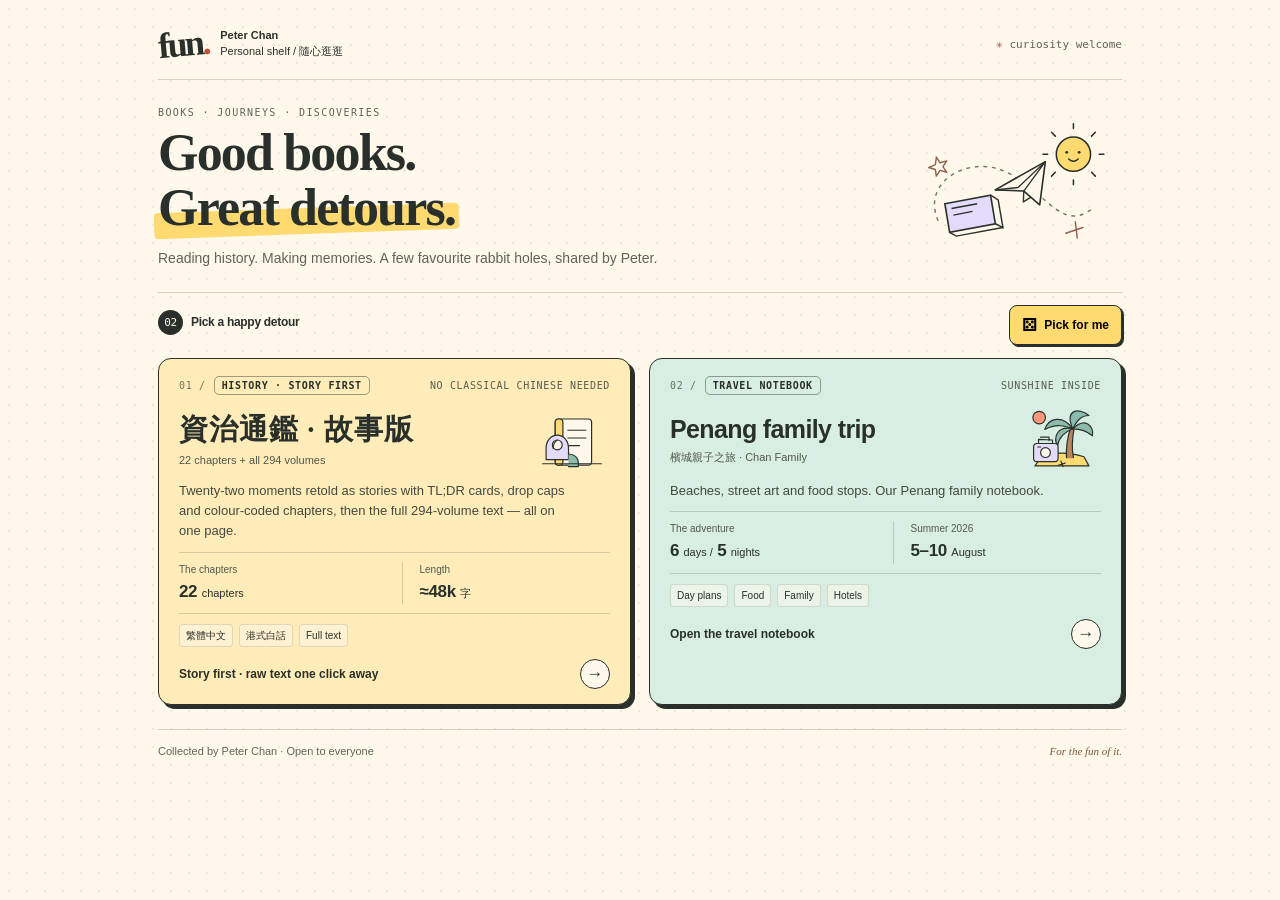
<file: index.html>
<!DOCTYPE html>
<html lang="en">
<head>
<meta charset="utf-8">
<meta name="viewport" content="width=device-width,initial-scale=1">
<meta name="robots" content="index,follow">
<meta name="description" content="Peter’s personal corner of the internet: 294 volumes of Chinese history and a six-day Penang family adventure. Pick a happy detour.">
<meta name="theme-color" content="#fff8eb">
<title>Fun · Peter’s Personal Shelf</title>
<style>
:root{--paper:#fff8eb;--ink:#29302b;--muted:#606458;--line:#d5d0bd;--purple:#e4dbfa;--mint:#d9eee2;--yellow:#ffda70;--coral:#ff9879}
*{box-sizing:border-box}
body{margin:0;color:var(--ink);background:var(--paper);background-image:radial-gradient(#b6ac943b .8px,transparent .8px);background-size:18px 18px;font-family:-apple-system,BlinkMacSystemFont,"Segoe UI",sans-serif;line-height:1.5}
button,a{-webkit-tap-highlight-color:transparent}button{font:inherit}a{color:inherit}a:focus-visible,button:focus-visible{outline:3px solid #6e459e;outline-offset:5px}
.wrap{max-width:1020px;margin:0 auto;padding:26px 28px 20px}
.brand{display:flex;align-items:center;gap:12px;padding-bottom:17px;border-bottom:1px solid var(--line)}.wordmark{font-family:Georgia,serif;font-weight:900;font-size:36px;line-height:1;letter-spacing:-.075em;transform:rotate(-5deg)}.wordmark span{color:#c05038}.owner{font-size:11px;line-height:1.45}.owner strong{display:block;font-weight:750}.brand-note{margin-left:auto;font:11px ui-monospace,SFMono-Regular,monospace;color:var(--muted)}.brand-note::before{content:"✳ ";color:#985036}
.hero{display:grid;grid-template-columns:minmax(0,1fr) 200px;gap:24px;align-items:center;padding:27px 0 23px}.eyebrow{margin:0 0 8px;font:10px ui-monospace,SFMono-Regular,monospace;text-transform:uppercase;letter-spacing:.14em;color:var(--muted)}h1{font-family:Georgia,"Times New Roman",serif;font-size:clamp(35px,5vw,52px);font-weight:800;line-height:1.05;letter-spacing:-.035em;margin:0}h1 .highlight{position:relative;display:inline-block;isolation:isolate}h1 .highlight::before{content:"";position:absolute;z-index:-1;inset:51% -4px 1px;background:var(--yellow);transform:rotate(-2deg);border-radius:4px}.intro{font-size:14px;color:var(--muted);margin:13px 0 0;max-width:560px}.hero-art{width:100%;height:137px;overflow:visible}.hero-art .sun{transform-box:fill-box;transform-origin:center;animation:sun-spin 40s linear infinite}@keyframes sun-spin{to{transform:rotate(360deg)}}
.collection-bar{display:flex;align-items:center;justify-content:space-between;gap:12px;padding:12px 0 13px;border-top:1px solid var(--line)}.collection-label{display:flex;align-items:center;gap:8px;font-size:12px;font-weight:700}.count{display:inline-grid;place-items:center;width:25px;height:25px;background:var(--ink);color:var(--paper);border-radius:50%;font:11px ui-monospace,monospace}.surprise{display:inline-flex;align-items:center;gap:7px;min-height:40px;padding:7px 12px;border:1.5px solid var(--ink);border-radius:8px;background:var(--yellow);box-shadow:2px 2px 0 var(--ink);font-size:12px;font-weight:750;cursor:pointer;transition:transform .15s,box-shadow .15s}.surprise[hidden]{display:none}.surprise:hover{transform:translate(-1px,-1px);box-shadow:3px 3px 0 var(--ink)}.surprise:active{transform:translate(2px,2px);box-shadow:none}.dice{font-size:17px;line-height:1}
.shelf{display:grid;grid-template-columns:repeat(2,minmax(0,1fr));gap:18px}.card{display:flex;flex-direction:column;min-width:0;padding:17px 20px 15px;border:1.5px solid var(--ink);border-radius:13px;background:var(--purple);box-shadow:4px 4px 0 var(--ink);text-decoration:none;transition:transform .18s,box-shadow .18s}.card.travel{background:var(--mint)}.card.story{background:#ffecb8}.card:hover{transform:translateY(-3px) rotate(-.4deg);box-shadow:5px 7px 0 var(--ink)}.card.travel:hover{transform:translateY(-3px) rotate(.4deg)}.card-top{display:flex;align-items:center;gap:8px;font:10px ui-monospace,monospace;text-transform:uppercase;letter-spacing:.065em}.card-top .number{opacity:.65}.category{border:1px solid #29302b70;padding:3px 7px;border-radius:5px;font-weight:700}.card-top .aside{margin-left:auto;color:#555b50}
.card-body{display:grid;grid-template-columns:minmax(0,1fr) 76px;gap:12px;align-items:center;margin:10px 0 6px}h2{font-size:25px;line-height:1.2;letter-spacing:-.025em;margin:0 0 5px;font-weight:800}.reading h2,.story h2{font-family:"Songti TC","Noto Serif TC",Georgia,serif;font-size:29px;letter-spacing:.035em}.subtitle{font-size:11px;color:#51564d;margin:0}.card-art{width:76px;height:70px;overflow:visible;transition:transform .2s}.card:hover .card-art{transform:rotate(5deg)}.card p.description{font-size:13px;line-height:1.55;margin:0 0 10px;color:#42493f;max-width:390px}.facts{display:grid;grid-template-columns:1fr 1fr;margin:0;border-top:1px solid #29302b30;border-bottom:1px solid #29302b30;padding:9px 0;gap:14px}.facts div+div{border-left:1px solid #29302b30;padding-left:17px}.facts dt{font-size:10px;color:#52594e;margin-bottom:2px}.facts dd{font-size:17px;letter-spacing:-.02em;font-weight:800;margin:0}.facts dd span{font-size:11px;font-weight:500;letter-spacing:0}.facts .history-range{font-size:14px;white-space:nowrap}.facts .history-range span{font-size:10px;white-space:nowrap}.tags{display:flex;gap:6px;flex-wrap:wrap;margin-top:10px}.tags span{font-size:10px;background:#fff8eb80;border:1px solid #29302b24;padding:3px 6px;border-radius:4px}.card-foot{display:flex;align-items:center;justify-content:space-between;gap:12px;padding-top:12px;font-size:12px;font-weight:750}.arrow{display:grid;place-items:center;width:30px;height:30px;background:var(--paper);border:1px solid var(--ink);border-radius:50%;font-size:17px;transition:transform .18s}.card:hover .arrow{transform:rotate(-35deg)}
footer{display:flex;justify-content:space-between;gap:10px;flex-wrap:wrap;font-size:11px;color:var(--muted);margin-top:24px;padding-top:13px;border-top:1px solid var(--line)}footer .signoff{font-family:Georgia,serif;font-style:italic;color:#765539}
@media(max-width:760px){.wrap{padding:22px 22px 18px}.hero{grid-template-columns:minmax(0,1fr) 140px;gap:15px}.hero-art{height:115px}.card{padding:17px 17px 15px}.card-body{grid-template-columns:minmax(0,1fr) 65px;gap:8px}.card-art{width:65px;height:75px}h2{font-size:22px}.reading h2,.story h2{font-size:27px}.card-top .aside{display:none}.facts{gap:8px}.facts div+div{padding-left:10px}.facts dd{font-size:16px}}
@media(max-width:560px){.wrap{padding:19px 17px 18px}.brand{padding-bottom:13px}.wordmark{font-size:33px}.brand-note{font-size:10px}.hero{position:relative;display:block;padding:23px 0 19px}.hero-art{position:absolute;width:72px;height:58px;right:2px;top:3px;transform:rotate(8deg)}.eyebrow{font-size:9px;letter-spacing:.08em;max-width:calc(100% - 75px)}h1{font-size:clamp(33px,7.8vw,43px);max-width:100%}.intro{font-size:13px;margin-top:11px}.shelf{grid-template-columns:1fr;gap:17px}.card{padding:16px 18px 14px}.card-body{grid-template-columns:minmax(0,1fr) 66px;margin:7px 0 5px}.card-art{width:66px;height:64px}.card-top .aside{display:block}.card p.description{margin-bottom:11px}.facts{padding:9px 0}.facts div+div{padding-left:14px}.tags{margin-top:9px}.card-foot{padding-top:11px}.collection-bar{padding:11px 0 13px}.collection-label{font-size:11px;gap:6px}.surprise{min-height:44px;padding:7px 10px;font-size:11px}.count{width:23px;height:23px}footer{margin-top:21px;font-size:10px;gap:5px}}
@media(max-width:360px){.brand-note,.card-top .aside{display:none}.hero-art{width:62px}.facts .history-range{font-size:13px}.history-range span{font-size:10px}}
@media(prefers-reduced-motion:reduce){.hero-art .sun{animation:none}.card,.card-art,.arrow,.surprise{transition:none}.card:hover,.card.travel:hover,.card:hover .card-art,.card:hover .arrow,.surprise:hover,.surprise:active{transform:none}}
</style>
<link rel="canonical" href="https://peteragility.github.io/fun/">
<meta property="og:type" content="website">
<meta property="og:site_name" content="Peter’s Fun">
<meta property="og:title" content="Fun · Peter’s Personal Shelf">
<meta property="og:description" content="Peter’s personal corner of the internet: 294 volumes of Chinese history and a six-day Penang family adventure. Pick a happy detour.">
<meta property="og:url" content="https://peteragility.github.io/fun/">
<meta property="og:image" content="https://peteragility.github.io/fun/assets/fun-preview.png">
<meta property="og:image:width" content="1200">
<meta property="og:image:height" content="630">
<meta property="og:image:alt" content="Fun · Peter’s Personal Shelf — Peter’s personal corner of the internet: 294 volumes of Chinese history and a six-day Penang family adventure. Pick a happy detour.">
<meta name="twitter:card" content="summary_large_image">
<meta name="twitter:title" content="Fun · Peter’s Personal Shelf">
<meta name="twitter:description" content="Peter’s personal corner of the internet: 294 volumes of Chinese history and a six-day Penang family adventure. Pick a happy detour.">
<meta name="twitter:image" content="https://peteragility.github.io/fun/assets/fun-preview.png">
</head>
<body>
<main class="wrap">
<div class="brand"><div class="wordmark" aria-label="Fun">fun<span>.</span></div><div class="owner"><strong>Peter Chan</strong><span>Personal shelf / 隨心逛逛</span></div><span class="brand-note">curiosity welcome</span></div>
<header class="hero">
<div><p class="eyebrow">Books · Journeys · Discoveries</p><h1>Good books.<br><span class="highlight">Great detours.</span></h1><p class="intro">Reading history. Making memories. A few favourite rabbit holes, shared by Peter.</p></div>
<svg class="hero-art" viewBox="0 0 210 140" fill="none" aria-hidden="true" xmlns="http://www.w3.org/2000/svg">
<path d="M17 104C-2 61 53 32 93 55c40 23 54 59 85 37" stroke="#747964" stroke-width="1.5" stroke-dasharray="4 5"/>
<g class="sun" stroke="#29302b" stroke-width="1.6"><circle cx="159" cy="34" r="18" fill="#ffda70"/><path d="M159 7V2m0 64v-5m27-27h5m-64 0h5m8-19-4-4m42 42 4 4m-42-4-4 4m42-42 4-4" stroke-linecap="round"/></g>
<path d="m24 86 48-9 5 30-48 9-5-30Z" fill="#e4dbfa" stroke="#29302b" stroke-width="1.7"/><path d="m72 77 8 5 5 29-8-4m-48 9 7 4 49-9M31 91l27-5m-25 12 20-4" stroke="#29302b" stroke-width="1.5"/>
<g transform="rotate(-13 105 69)"><path d="m77 65 58-17-16 43-13-18-29-8Z" fill="#fff8eb" stroke="#29302b" stroke-width="1.7" stroke-linejoin="round"/><path d="m106 73 29-25-34 20-24-3m29 8-3 11 9-3" stroke="#29302b" stroke-width="1.4" stroke-linejoin="round"/></g>
<path d="m151 117 18-6m-8-6 2 17M15 37l4 6 7-2-4 6 4 6-7-2-4 6-1-7-7-2 7-3 1-7Z" stroke="#93604c" stroke-width="1.5" stroke-linecap="round" stroke-linejoin="round"/>
<circle cx="152" cy="32" r="1.5" fill="#29302b"/><circle cx="165" cy="32" r="1.5" fill="#29302b"/><path d="M154 39q5 5 10 0" stroke="#29302b" stroke-width="1.5" stroke-linecap="round"/>
</svg>
</header>
<section aria-labelledby="collection-title">
<div class="collection-bar"><h2 class="collection-label" id="collection-title"><span class="count">02</span>Pick a happy detour</h2><button class="surprise" id="surprise" type="button" hidden><span class="dice" aria-hidden="true">⚄</span>Pick for me</button></div>
<div class="shelf">
<a class="card story" href="tongjian/">
<div class="card-top"><span class="number">01 /</span><span class="category">History · story first</span><span class="aside">no classical Chinese needed</span></div>
<div class="card-body"><div><h2 lang="zh-Hant">資治通鑑 · 故事版</h2><p class="subtitle">22 chapters + all 294 volumes</p></div>
<svg class="card-art" viewBox="0 0 100 100" fill="none" aria-hidden="true" xmlns="http://www.w3.org/2000/svg"><g stroke="#29302b" stroke-width="1.7" stroke-linejoin="round" stroke-linecap="round"><rect x="26" y="20" width="52" height="66" rx="5" fill="#fff8eb"/><rect x="26" y="20" width="11" height="66" rx="5" fill="#ffda70"/><path d="M44 36h26M44 47h26M44 58h17" stroke-width="1.5"/><path d="M13 62c0-11 7-19 16-19s16 8 16 19v16H13Z" fill="#e4dbfa"/><circle cx="29" cy="57" r="7" fill="#fff8eb"/><path d="M45 70c8 0 14 5 14 12v6H45" fill="#8cbbae"/><path d="M29 50c-4 3-6 7-6 12" stroke-width="1.5"/><path d="M8 84h84" stroke-width="1.5"/></g></svg></div>
<p class="description">Twenty-two moments retold as stories with TL;DR cards, drop caps and colour-coded chapters, then the full 294-volume text — all on one page.</p>
<dl class="facts"><div><dt>The chapters</dt><dd>22 <span>chapters</span></dd></div><div><dt>Length</dt><dd>≈48k <span>字</span></dd></div></dl>
<div class="tags"><span lang="zh-Hant">繁體中文</span><span lang="zh-Hant">港式白話</span><span>Full text</span></div>
<div class="card-foot"><span>Story first · raw text one click away</span><span class="arrow" aria-hidden="true">→</span></div>
</a>
<a class="card travel" href="penang-trip/">
<div class="card-top"><span class="number">02 /</span><span class="category">Travel notebook</span><span class="aside">sunshine inside</span></div>
<div class="card-body"><div><h2>Penang family trip</h2><p class="subtitle" lang="zh-Hant">檳城親子之旅 · Chan Family</p></div>
<svg class="card-art" viewBox="0 0 100 100" fill="none" aria-hidden="true" xmlns="http://www.w3.org/2000/svg"><g stroke="#29302b" stroke-width="1.7" stroke-linejoin="round"><path d="M18 75c18-8 39-8 62-1l7 13H10l8-12Z" fill="#ffda70"/><path d="M55 76c-1-16 2-32 6-44l5 1c-3 15-4 28-1 43" fill="#b9845c"/><path d="M64 34C49 13 29 19 24 35c17-9 29-5 40-1Z" fill="#8cbbae"/><path d="M64 34C51 5 74 4 87 15c-11 0-17 7-23 19Z" fill="#8cbbae"/><path d="M64 34c18-18 31-3 28 10-9-8-17-10-28-10Z" fill="#8cbbae"/><path d="M64 34C39 29 37 49 42 58c3-13 10-19 22-24Z" fill="#8cbbae"/><circle cx="16" cy="18" r="9" fill="#ff9879"/><path d="M15 58v-9l20 1v13m-17-17h12v5" stroke-linecap="round"/><rect x="8" y="55" width="35" height="26" rx="5" fill="#e4dbfa"/><circle cx="25" cy="68" r="7" fill="#fff8eb"/><path d="M14 60h4m25 26 10-3m-6-3 3 8" stroke-linecap="round"/></g></svg></div>
<p class="description">Beaches, street art and food stops. Our Penang family notebook.</p>
<dl class="facts"><div><dt>The adventure</dt><dd>6 <span>days /</span> 5 <span>nights</span></dd></div><div><dt>Summer 2026</dt><dd>5–10 <span>August</span></dd></div></dl>
<div class="tags"><span>Day plans</span><span>Food</span><span>Family</span><span>Hotels</span></div>
<div class="card-foot"><span>Open the travel notebook</span><span class="arrow" aria-hidden="true">→</span></div>
</a>
</div>
</section>
<footer><span>Collected by Peter Chan · Open to everyone</span><span class="signoff">For the fun of it.</span></footer>
</main>
<script>
'use strict';
const surprise = document.getElementById('surprise');
const detours = ['tongjian/', 'penang-trip/'];
surprise.hidden = false;
surprise.addEventListener('click', () => {
  location.assign(detours[Math.floor(Math.random() * detours.length)]);
});
</script>
</body>
</html>
</file>
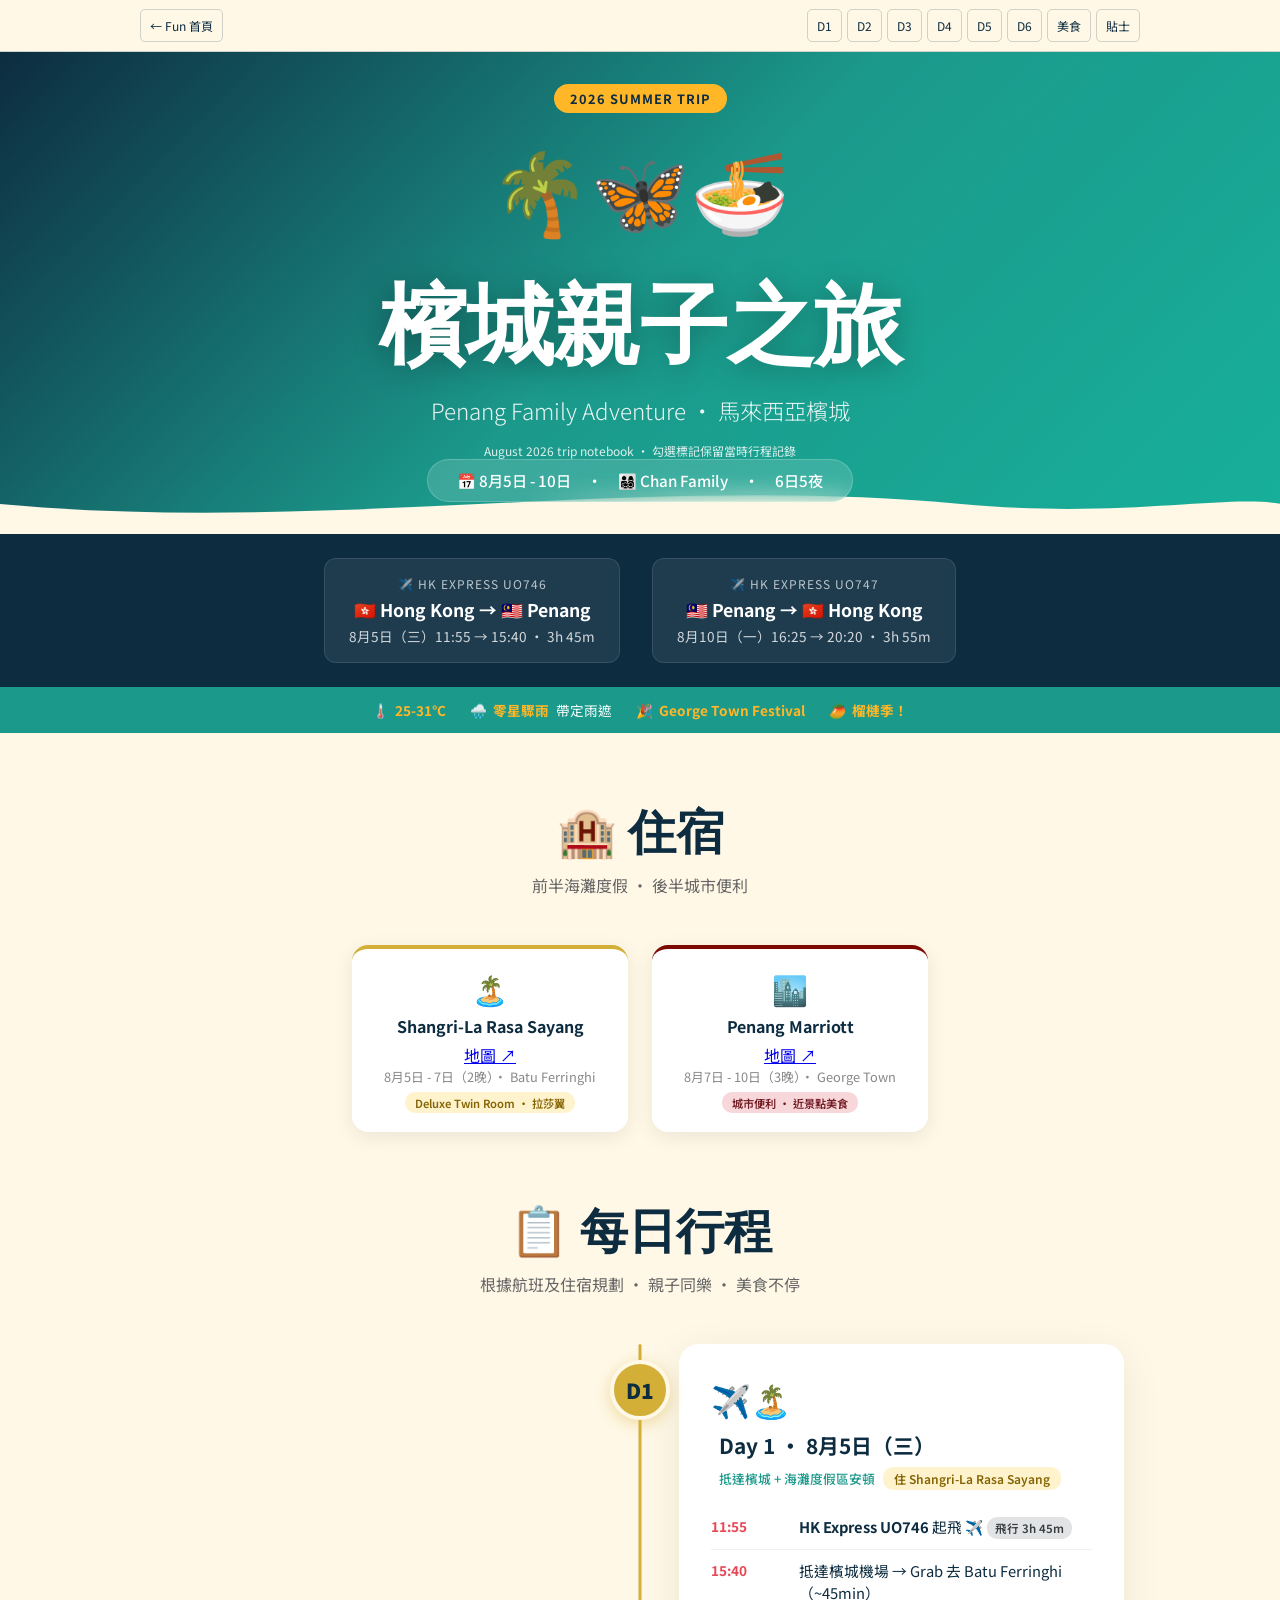
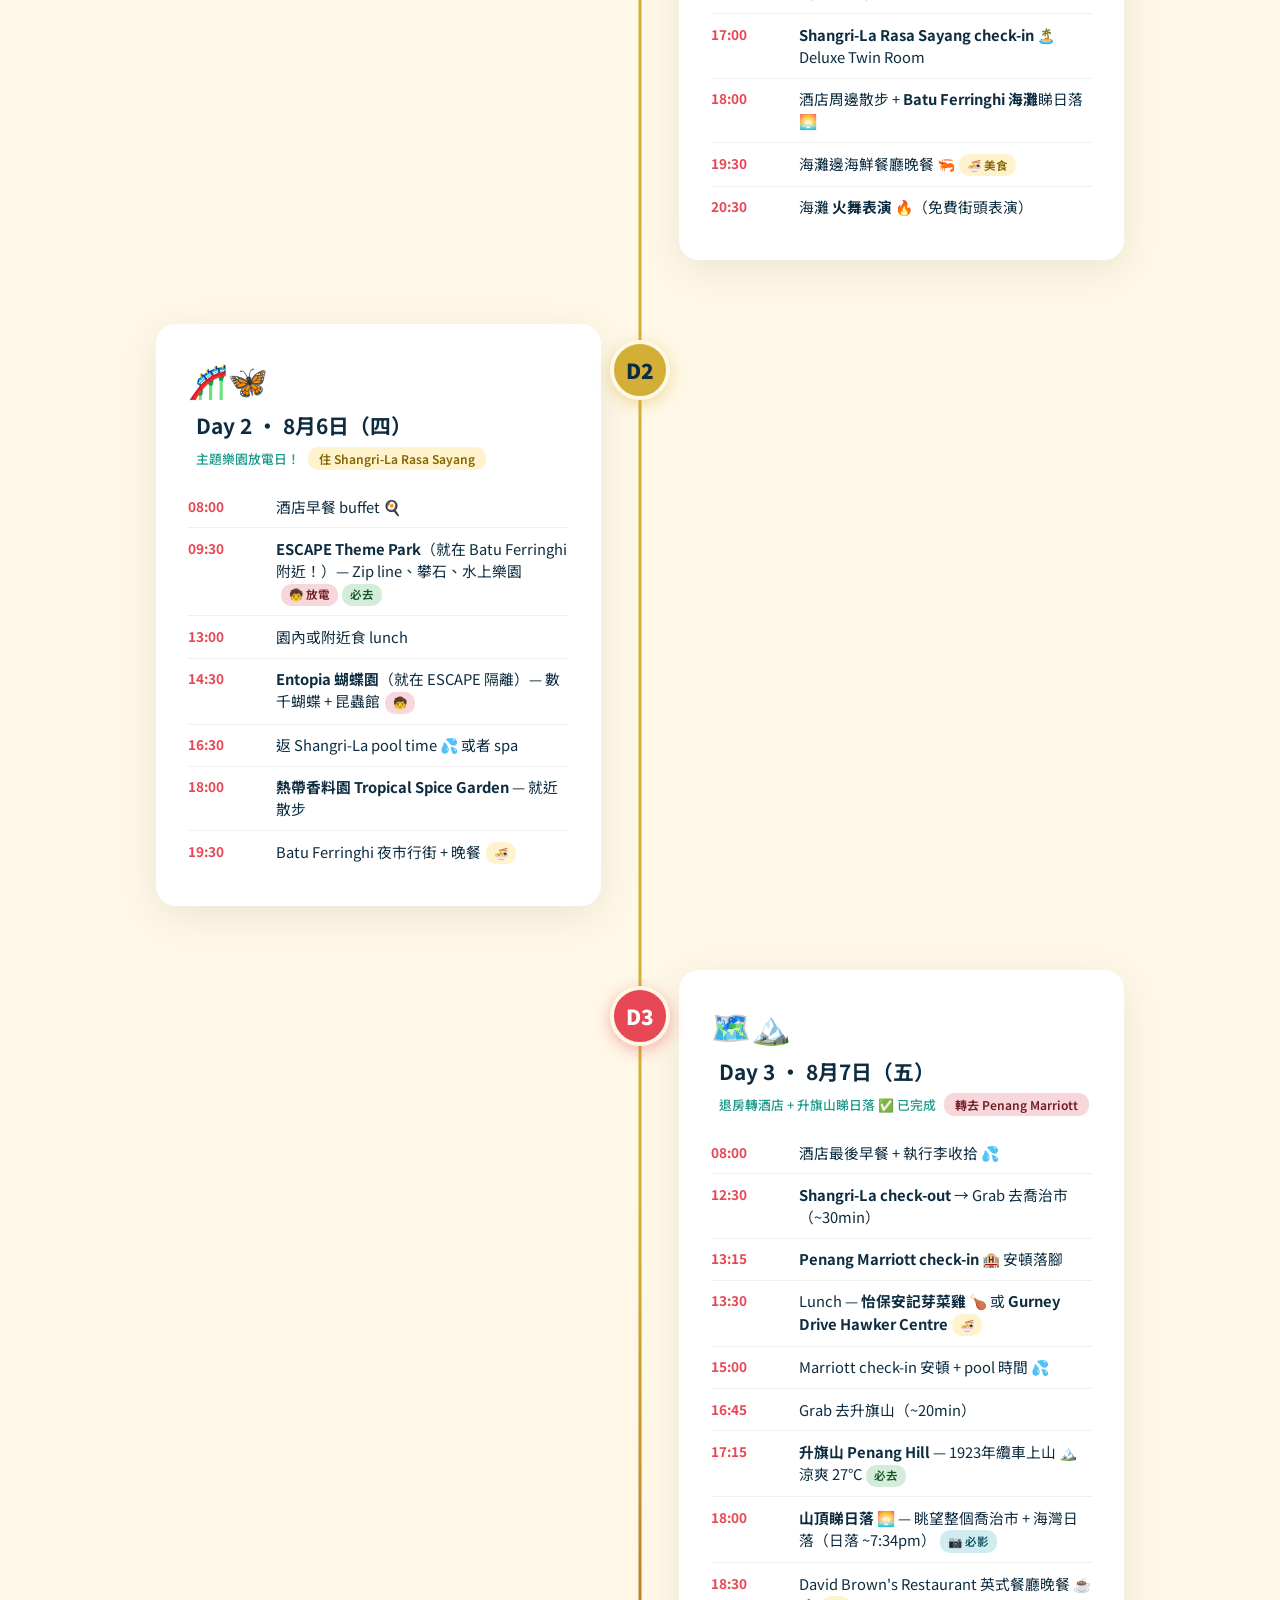
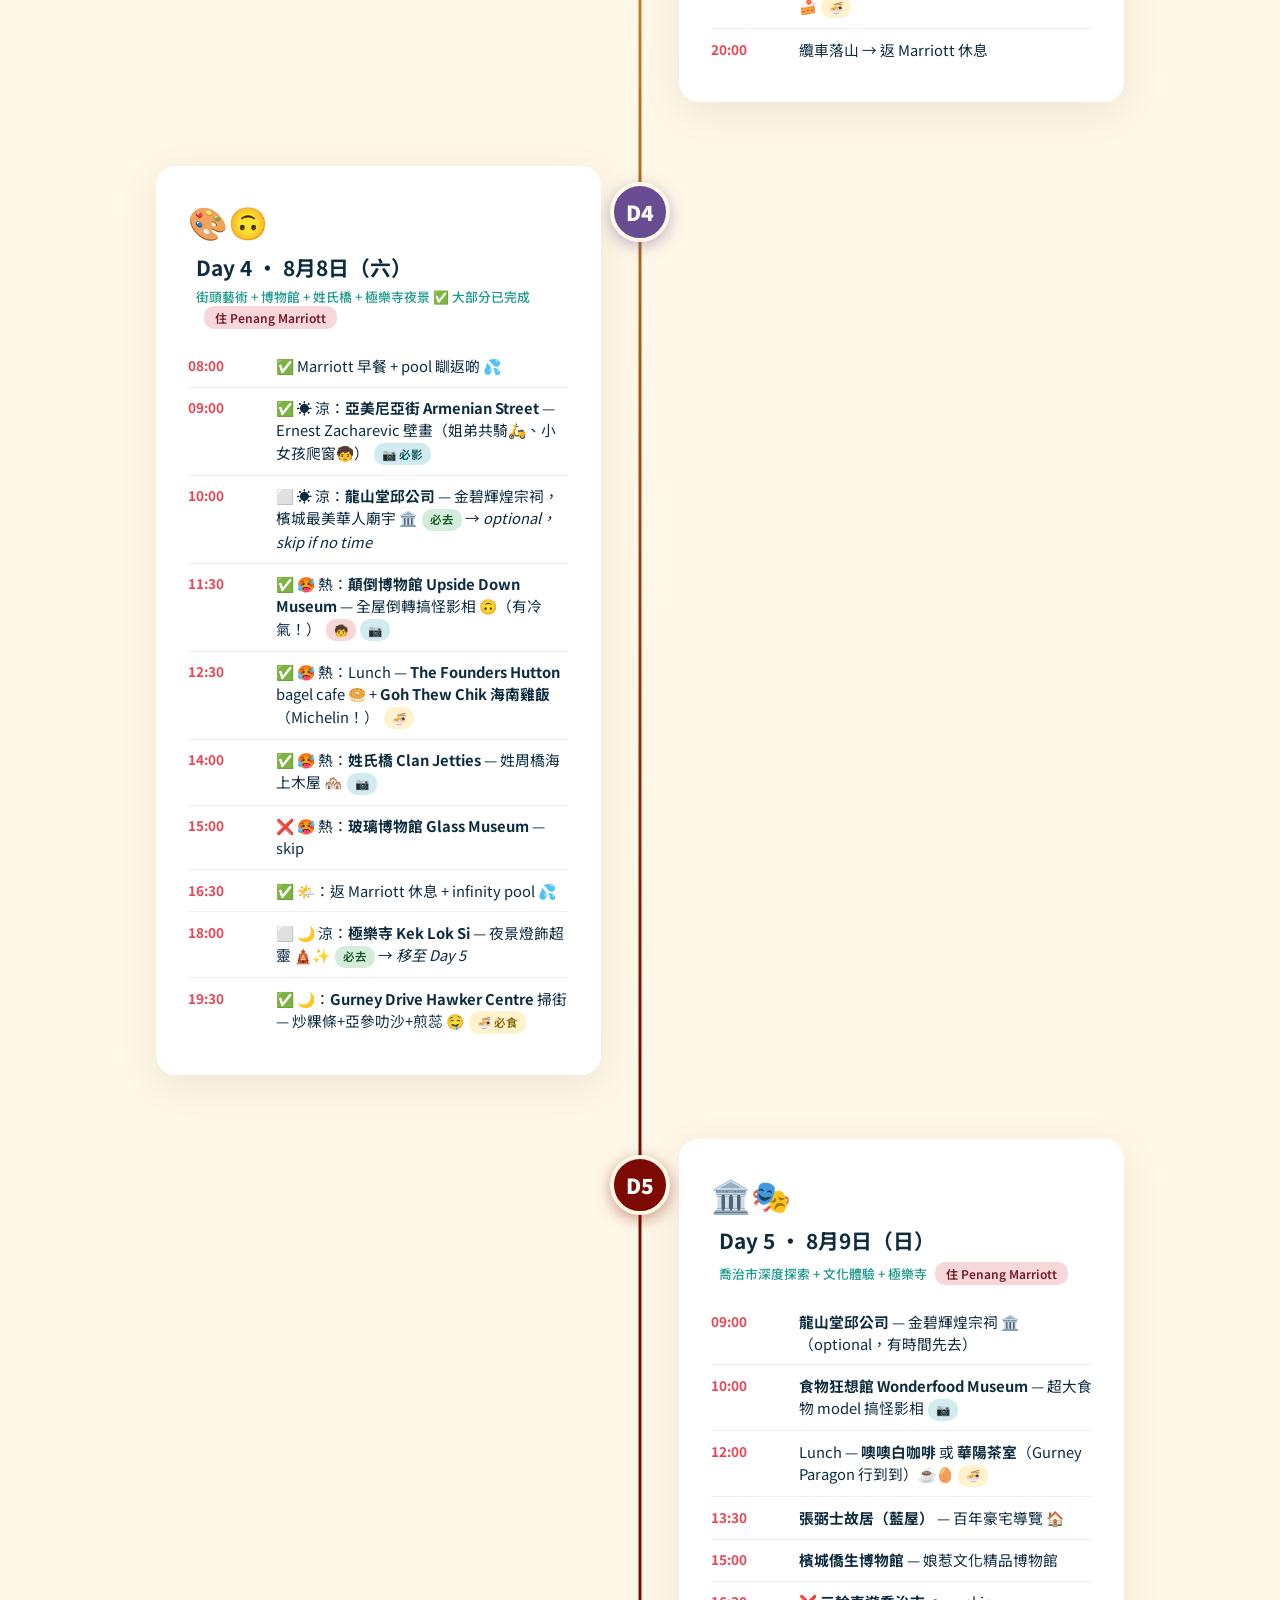
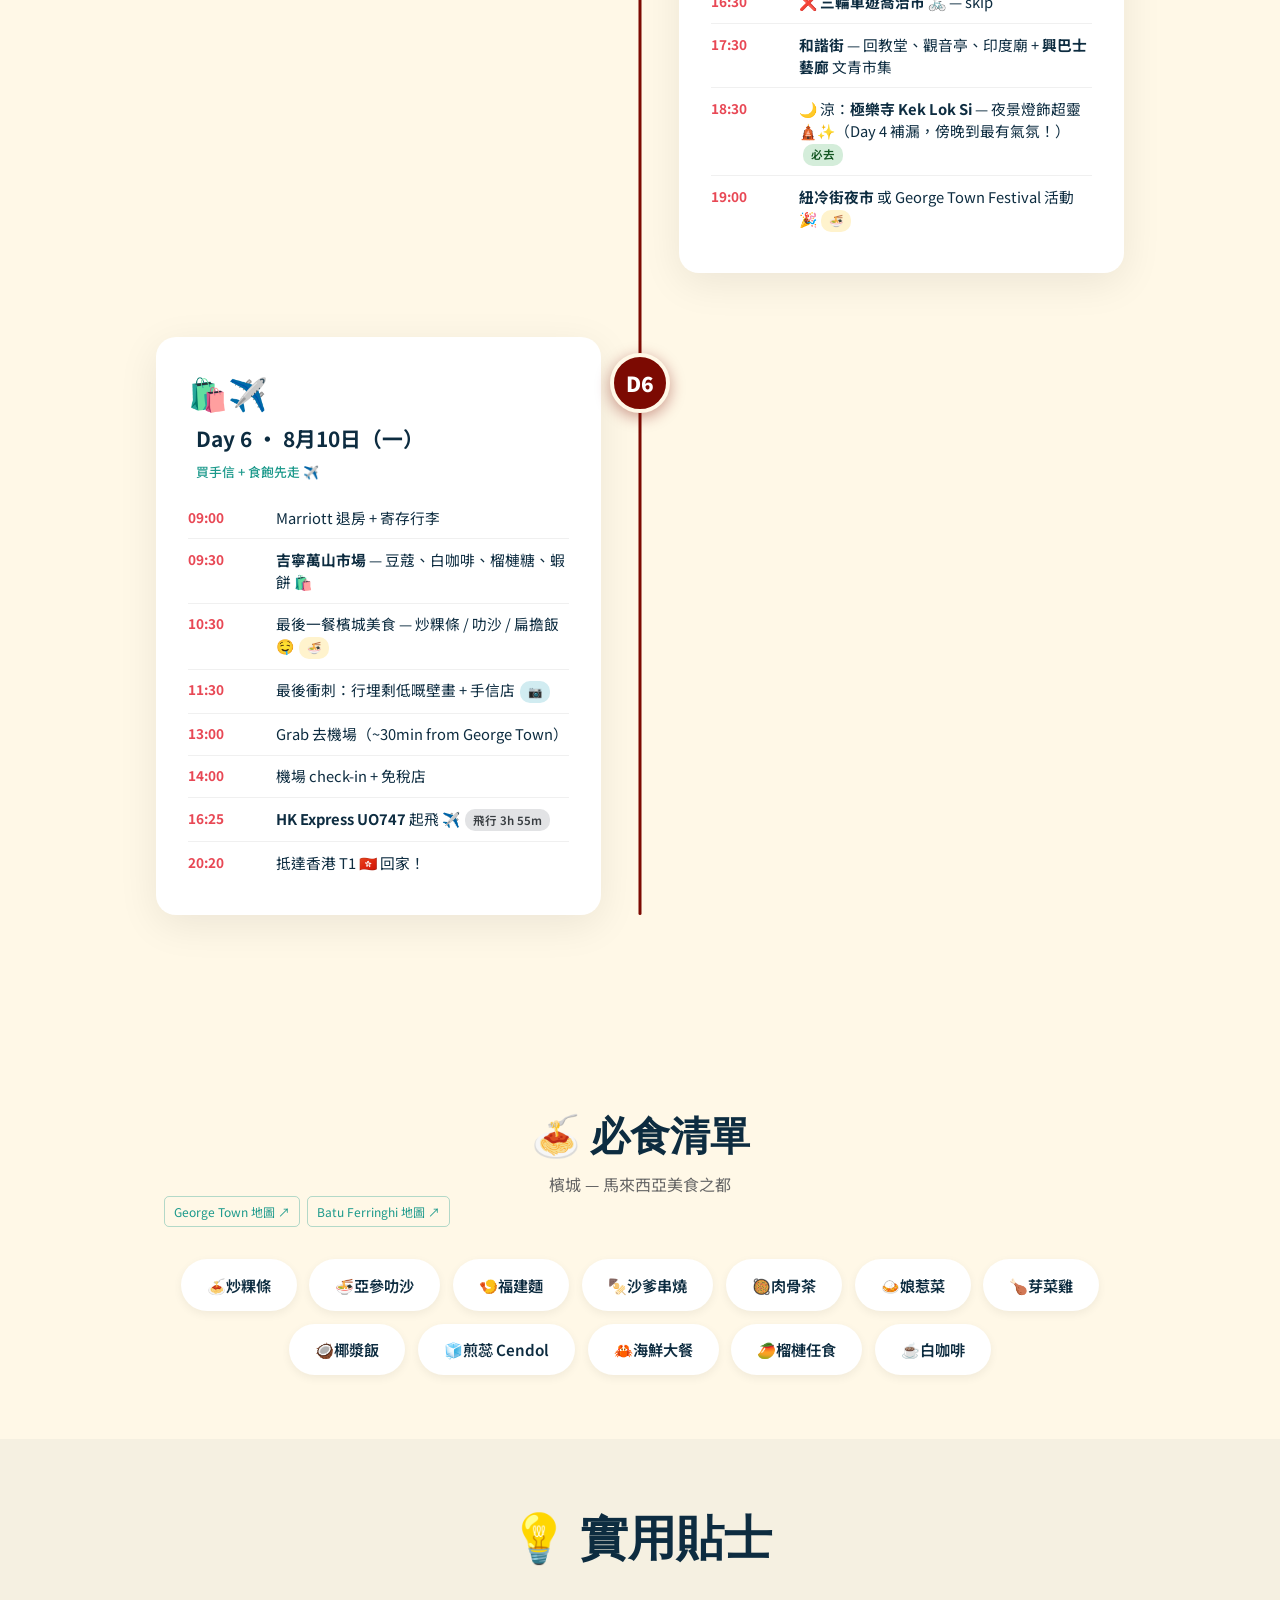
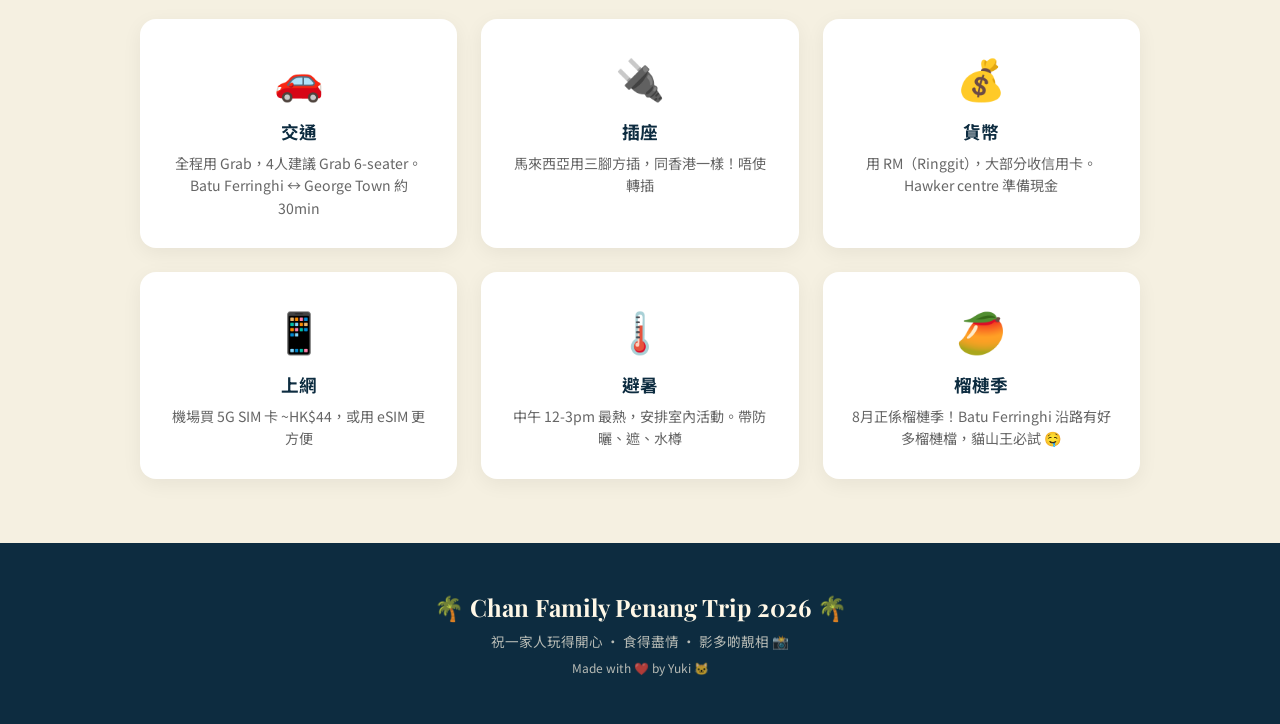
<file: penang-trip/index.html>
<!DOCTYPE html>
<html lang="zh-HK">
<head>
<meta charset="UTF-8">
<meta name="viewport" content="width=device-width, initial-scale=1.0">
<title>檳城親子之旅 2026 🇲🇾 | Chan Family</title>
<meta name="description" content="Chan 全家檳城六日五夜親子遊：行程、美食、酒店同景點記錄。">
<link href="https://fonts.googleapis.com/css2?family=Noto+Sans+TC:wght@300;400;500;700;900&family=Playfair+Display:wght@700;900&display=swap" rel="stylesheet">
<style>
*{margin:0;padding:0;box-sizing:border-box}
:root{
  --ocean:#1B998B;
  --sun:#FFB627;
  --coral:#E84855;
  --sand:#FFF8E7;
  --dark:#0D2C40;
  --light:#F5F0E1;
  --marriott:#7C0A02;
  --shangri:#D4AF37;
}
body{font-family:'Noto Sans TC',sans-serif;background:var(--sand);color:var(--dark);overflow-x:hidden}

.trip-nav{display:flex;gap:5px;flex-wrap:wrap;align-items:center;padding:9px max(12px,calc((100vw - 1000px)/2));background:var(--sand);position:sticky;top:0;z-index:10;border-bottom:1px solid #0D2C4030;font-size:12px}.trip-nav a{color:var(--dark);text-decoration:none;padding:7px 9px;border-radius:5px;border:1px solid #0D2C4030}.trip-nav a:first-child{margin-right:auto}html{scroll-padding-top:100px}a:focus-visible{outline:3px solid var(--ocean);outline-offset:3px}.map-links{display:flex;gap:7px;flex-wrap:wrap;font-size:12px;margin-bottom:10px}.map-links a{color:var(--ocean);border:1px solid #1B998B55;border-radius:5px;padding:6px 9px;text-decoration:none}@media(prefers-reduced-motion:reduce){*{animation:none!important;transition:none!important;scroll-behavior:auto!important}}
/* HERO */
.hero{
  min-height:0;display:flex;flex-direction:column;justify-content:center;align-items:center;
  background:linear-gradient(135deg,#0D2C40 0%,#1B998B 50%,#17B09A 100%);
  position:relative;overflow:hidden;color:#fff;text-align:center;padding:2rem;
}
.hero::before{
  content:'';position:absolute;top:0;left:0;right:0;bottom:0;
  background:url('data:image/svg+xml,<svg xmlns="http://www.w3.org/2000/svg" width="100" height="100"><circle cx="50" cy="50" r="1" fill="white" opacity="0.15"/></svg>');
  background-size:30px 30px;
}
.wave{position:absolute;bottom:0;left:0;width:100%;line-height:0}
.wave svg{display:block;width:calc(100% + 1.3px);height:60px}
.wave path{fill:var(--sand)}
.hero-content{position:relative;z-index:2;animation:fadeUp 1.2s ease}
.hero h1{font-family:'Playfair Display',serif;font-size:clamp(2.5rem,8vw,5.5rem);font-weight:900;letter-spacing:-1px;margin-bottom:0.5rem;text-shadow:0 4px 30px rgba(0,0,0,0.3)}
.hero .subtitle{font-size:clamp(1rem,3vw,1.4rem);font-weight:300;opacity:0.9;margin-bottom:1rem}
.hero .dates{display:inline-flex;gap:1rem;align-items:center;background:rgba(255,255,255,0.15);backdrop-filter:blur(10px);padding:0.6rem 1.8rem;border-radius:50px;font-size:0.95rem;font-weight:500;border:1px solid rgba(255,255,255,0.2);flex-wrap:wrap;justify-content:center}
.hero .emoji{font-size:clamp(3rem,10vw,5rem);margin-bottom:1rem;animation:bounce 2s ease infinite}
.badge{display:inline-block;background:var(--sun);color:var(--dark);padding:0.3rem 1rem;border-radius:20px;font-size:0.8rem;font-weight:700;text-transform:uppercase;letter-spacing:1px;margin-bottom:1rem}

/* FLIGHT BAR */
.flight-bar{background:var(--dark);color:#fff;padding:1.5rem 1rem;display:flex;justify-content:center;gap:2rem;flex-wrap:wrap;text-align:center}
.flight-card{background:rgba(255,255,255,0.08);border-radius:12px;padding:1rem 1.5rem;border:1px solid rgba(255,255,255,0.1)}
.flight-card .airline{font-size:0.75rem;opacity:0.7;text-transform:uppercase;letter-spacing:1px}
.flight-card .route{font-size:1.1rem;font-weight:700;margin:0.3rem 0}
.flight-card .time{font-size:0.85rem;opacity:0.8}

/* WEATHER BAR */
.weather-bar{background:var(--ocean);color:#fff;padding:0.8rem;display:flex;justify-content:center;gap:1.5rem;flex-wrap:wrap;font-size:0.85rem}
.weather-item{display:flex;align-items:center;gap:0.4rem}
.weather-item strong{color:var(--sun)}

/* SECTION */
.section{padding:4rem 1.5rem;max-width:1200px;margin:0 auto}
.section-title{text-align:center;margin-bottom:3rem}
.section-title h2{font-family:'Playfair Display',serif;font-size:clamp(2rem,5vw,3rem);color:var(--dark);margin-bottom:0.5rem}
.section-title p{color:#666;font-size:1rem}

/* HOTEL BAR */
.hotel-bar{display:flex;justify-content:center;gap:1.5rem;flex-wrap:wrap;margin-bottom:2rem}
.hotel-card{background:#fff;border-radius:16px;padding:1.2rem 2rem;box-shadow:0 5px 20px rgba(0,0,0,0.08);text-align:center;border-top:4px solid var(--shangri);max-width:350px}
.hotel-card:last-child{border-top-color:var(--marriott)}
.hotel-card .hotel-icon{font-size:1.8rem}
.hotel-card h4{font-size:1rem;margin:0.3rem 0}
.hotel-card .hotel-dates{font-size:0.8rem;color:#888}
.hotel-card .hotel-tag{display:inline-block;font-size:0.7rem;padding:0.15rem 0.6rem;border-radius:10px;margin-top:0.4rem;font-weight:600}
.hotel-card .hotel-tag.gold{background:#FFF3CD;color:#856404}
.hotel-card .hotel-tag.red{background:#F8D7DA;color:#721C24}

/* TIMELINE */
.timeline{position:relative;max-width:1000px;margin:0 auto;padding:0 1rem}
.timeline::before{content:'';position:absolute;left:50%;top:0;bottom:0;width:3px;background:linear-gradient(var(--shangri),var(--shangri),var(--marriott),var(--marriott));transform:translateX(-50%);border-radius:3px}

.day{display:flex;align-items:flex-start;margin-bottom:4rem;position:relative}
.day:nth-child(odd){flex-direction:row-reverse}
.day-content{width:46%;background:#fff;border-radius:20px;padding:2rem;box-shadow:0 10px 40px rgba(0,0,0,0.08);transition:transform 0.3s,box-shadow 0.3s;position:relative}
.day-content:hover{transform:translateY(-5px);box-shadow:0 20px 50px rgba(0,0,0,0.12)}
.day-label{position:absolute;left:50%;top:1rem;transform:translateX(-50%);width:60px;height:60px;color:#fff;border-radius:50%;display:flex;align-items:center;justify-content:center;font-weight:900;font-size:1.3rem;z-index:2;border:4px solid var(--sand)}

.day:nth-child(1) .day-label{background:var(--shangri);color:var(--dark);box-shadow:0 4px 15px rgba(212,175,55,0.4)}
.day:nth-child(2) .day-label{background:var(--shangri);color:var(--dark);box-shadow:0 4px 15px rgba(212,175,55,0.4)}
.day:nth-child(3) .day-label{background:var(--coral);box-shadow:0 4px 15px rgba(232,72,85,0.4)}
.day:nth-child(4) .day-label{background:#6A4C93;box-shadow:0 4px 15px rgba(106,76,147,0.4)}
.day:nth-child(5) .day-label{background:var(--marriott);box-shadow:0 4px 15px rgba(124,10,2,0.4)}
.day:nth-child(6) .day-label{background:var(--marriott);box-shadow:0 4px 15px rgba(124,10,2,0.4)}

.day-title{font-size:1.3rem;font-weight:700;margin-bottom:0.3rem;color:var(--dark);padding-left:0.5rem}
.day-theme{display:inline-block;font-size:0.8rem;color:var(--ocean);font-weight:500;margin-bottom:1rem;padding-left:0.5rem}
.day-hotel{display:inline-block;font-size:0.75rem;padding:0.2rem 0.7rem;border-radius:10px;margin-left:0.5rem;font-weight:600}
.day-hotel.gold{background:#FFF3CD;color:#856404}
.day-hotel.red{background:#F8D7DA;color:#721C24}
.itinerary{list-style:none}
.itinerary li{padding:0.6rem 0;border-bottom:1px solid #f0f0f0;display:flex;gap:0.8rem;align-items:flex-start;font-size:0.92rem;line-height:1.5}
.itinerary li:last-child{border-bottom:none}
.itinerary .time{flex-shrink:0;font-weight:700;color:var(--coral);min-width:75px;font-size:0.85rem}
.itinerary .activity{flex:1}
.itinerary .activity strong{color:var(--dark)}
.tag{display:inline-block;font-size:0.72rem;padding:0.15rem 0.5rem;border-radius:10px;margin-left:0.3rem;font-weight:600}
.tag-food{background:#FFF3CD;color:#856404}
.tag-photo{background:#D1ECF1;color:#0C5460}
.tag-kids{background:#F8D7DA;color:#721C24}
.tag-must{background:#D4EDDA;color:#155724}
.tag-flight{background:#E2E3E5;color:#383d41}

.day-emoji{font-size:2rem;margin-bottom:0.5rem}

/* TIPS */
.tips-section{background:var(--light);padding:4rem 1.5rem}
.tips-grid{display:grid;grid-template-columns:repeat(auto-fit,minmax(250px,1fr));gap:1.5rem;max-width:1000px;margin:0 auto}
.tip-card{background:#fff;border-radius:16px;padding:1.8rem;text-align:center;box-shadow:0 5px 20px rgba(0,0,0,0.06);transition:transform 0.3s}
.tip-card:hover{transform:translateY(-5px)}
.tip-icon{font-size:2.5rem;margin-bottom:0.8rem}
.tip-card h4{font-size:1.1rem;margin-bottom:0.5rem;color:var(--dark)}
.tip-card p{font-size:0.88rem;color:#666;line-height:1.6}

/* FOOD SECTION */
.food-section{padding:4rem 1.5rem;text-align:center;max-width:1000px;margin:0 auto}
.food-grid{display:flex;flex-wrap:wrap;justify-content:center;gap:0.8rem;margin-top:2rem}
.food-item{background:#fff;padding:0.8rem 1.5rem;border-radius:50px;font-weight:600;font-size:0.95rem;box-shadow:0 3px 10px rgba(0,0,0,0.06);transition:all 0.3s;cursor:default;border:2px solid transparent}
.food-item:hover{border-color:var(--coral);transform:scale(1.05);color:var(--coral)}

/* FOOTER */
.footer{background:var(--dark);color:var(--sand);text-align:center;padding:3rem 1.5rem}
.footer h3{font-family:'Playfair Display',serif;font-size:1.5rem;margin-bottom:0.5rem}
.footer p{font-size:0.85rem;opacity:0.7}

/* ANIMATIONS */
@keyframes fadeUp{from{opacity:0;transform:translateY(30px)}to{opacity:1;transform:translateY(0)}}
@keyframes bounce{0%,100%{transform:translateY(0)}50%{transform:translateY(-10px)}}

/* RESPONSIVE */
@media(max-width:768px){
  .timeline::before{left:30px}
  .day{flex-direction:row!important}
  .day-content{width:calc(100% - 50px);margin-left:50px}
  .day-label{left:30px!important}
  .day:nth-child(odd) .day-content{margin-left:50px}
  .weather-bar{gap:0.8rem;font-size:0.78rem}
  .flight-bar{gap:1rem}
  .hotel-bar{flex-direction:column;align-items:center}
}
</style>
<link rel="canonical" href="https://peteragility.github.io/fun/penang-trip/">
<meta property="og:type" content="website">
<meta property="og:site_name" content="Peter’s Fun">
<meta property="og:title" content="檳城親子之旅 2026 🇲🇾 | Chan Family">
<meta property="og:description" content="Chan 全家檳城六日五夜親子遊：行程、美食、酒店同景點記錄。">
<meta property="og:url" content="https://peteragility.github.io/fun/penang-trip/">
<meta property="og:image" content="https://peteragility.github.io/fun/assets/penang-preview.png">
<meta property="og:image:width" content="1200">
<meta property="og:image:height" content="630">
<meta property="og:image:alt" content="檳城親子之旅 2026 🇲🇾 | Chan Family — Chan 全家檳城六日五夜親子遊：行程、美食、酒店同景點記錄。">
<meta name="twitter:card" content="summary_large_image">
<meta name="twitter:title" content="檳城親子之旅 2026 🇲🇾 | Chan Family">
<meta name="twitter:description" content="Chan 全家檳城六日五夜親子遊：行程、美食、酒店同景點記錄。">
<meta name="twitter:image" content="https://peteragility.github.io/fun/assets/penang-preview.png">
</head>
<body>

<nav class="trip-nav" aria-label="Trip navigation"><a href="../">← Fun 首頁</a><a href="#day-1">D1</a><a href="#day-2">D2</a><a href="#day-3">D3</a><a href="#day-4">D4</a><a href="#day-5">D5</a><a href="#day-6">D6</a><a href="#food">美食</a><a href="#tips">貼士</a></nav>
<!-- HERO -->
<div class="hero">
  <div class="hero-content">
    <div class="badge">2026 Summer Trip</div>
    <div class="emoji">🌴🦋🍜</div>
    <h1>檳城親子之旅</h1>
    <p class="subtitle">Penang Family Adventure · 馬來西亞檳城</p><p style="font-size:12px;opacity:.85">August 2026 trip notebook · 勾選標記保留當時行程記錄</p>
    <div class="dates">
      <span>📅 8月5日 - 10日</span>
      <span>·</span>
      <span>👨‍👩‍👧‍👦 Chan Family</span>
      <span>·</span>
      <span>6日5夜</span>
    </div>
  </div>
  <div class="wave">
    <svg viewBox="0 0 1200 60" preserveAspectRatio="none">
      <path d="M0,30 C300,60 600,0 900,30 C1050,45 1150,20 1200,30 L1200,60 L0,60 Z"/>
    </svg>
  </div>
</div>

<!-- FLIGHT INFO -->
<div class="flight-bar">
  <div class="flight-card">
    <div class="airline">✈️ HK Express UO746</div>
    <div class="route">🇭🇰 Hong Kong → 🇲🇾 Penang</div>
    <div class="time">8月5日（三）11:55 → 15:40 · 3h 45m</div>
  </div>
  <div class="flight-card">
    <div class="airline">✈️ HK Express UO747</div>
    <div class="route">🇲🇾 Penang → 🇭🇰 Hong Kong</div>
    <div class="time">8月10日（一）16:25 → 20:20 · 3h 55m</div>
  </div>
</div>

<!-- WEATHER -->
<div class="weather-bar">
  <div class="weather-item">🌡️ <strong>25-31°C</strong></div>
  <div class="weather-item">🌧️ <strong>零星驟雨</strong> 帶定雨遮</div>
  <div class="weather-item">🎉 <strong>George Town Festival</strong></div>
  <div class="weather-item">🥭 <strong>榴槤季！</strong></div>
</div>

<!-- HOTELS -->
<div class="section" style="padding-bottom:0">
  <div class="section-title">
    <h2>🏨 住宿</h2>
    <p>前半海灘度假 · 後半城市便利</p>
  </div>
  <div class="hotel-bar">
    <div class="hotel-card">
      <div class="hotel-icon">🏝️</div>
      <h4>Shangri-La Rasa Sayang</h4><a href="https://www.google.com/maps/search/?api=1&amp;query=Shangri-La+Rasa+Sayang+Penang" target="_blank" rel="noopener noreferrer">地圖 ↗</a>
      <div class="hotel-dates">8月5日 - 7日（2晚）· Batu Ferringhi</div>
      <div class="hotel-tag gold">Deluxe Twin Room · 拉莎翼</div>
    </div>
    <div class="hotel-card">
      <div class="hotel-icon">🏙️</div>
      <h4>Penang Marriott</h4><a href="https://www.google.com/maps/search/?api=1&amp;query=Penang+Marriott+Penang" target="_blank" rel="noopener noreferrer">地圖 ↗</a>
      <div class="hotel-dates">8月7日 - 10日（3晚）· George Town</div>
      <div class="hotel-tag red">城市便利 · 近景點美食</div>
    </div>
  </div>
</div>

<!-- ITINERARY -->
<div class="section" style="padding-top:2rem">
  <div class="section-title">
    <h2>📋 每日行程</h2>
    <p>根據航班及住宿規劃 · 親子同樂 · 美食不停</p>
  </div>

  <div class="timeline">

    <!-- DAY 1 -->
    <div class="day" id="day-1">
      <div class="day-content">
        <div class="day-emoji">✈️🏝️</div>
        <h3 class="day-title">Day 1 · 8月5日（三）</h3>
        <p class="day-theme">抵達檳城 + 海灘度假區安頓<span class="day-hotel gold">住 Shangri-La Rasa Sayang</span></p>
        <ul class="itinerary">
          <li><span class="time">11:55</span><span class="activity"><strong>HK Express UO746</strong> 起飛 ✈️<span class="tag tag-flight">飛行 3h 45m</span></span></li>
          <li><span class="time">15:40</span><span class="activity">抵達檳城機場 → Grab 去 Batu Ferringhi（~45min）</span></li>
          <li><span class="time">17:00</span><span class="activity"><strong>Shangri-La Rasa Sayang check-in</strong> 🏝️ Deluxe Twin Room</span></li>
          <li><span class="time">18:00</span><span class="activity">酒店周邊散步 + <strong>Batu Ferringhi 海灘</strong>睇日落 🌅</span></li>
          <li><span class="time">19:30</span><span class="activity">海灘邊海鮮餐廳晚餐 🦐<span class="tag tag-food">🍜 美食</span></span></li>
          <li><span class="time">20:30</span><span class="activity">海灘 <strong>火舞表演</strong> 🔥（免費街頭表演）</span></li>
        </ul>
      </div>
      <div class="day-label">D1</div>
    </div>

    <!-- DAY 2 -->
    <div class="day" id="day-2">
      <div class="day-content">
        <div class="day-emoji">🎢🦋</div>
        <h3 class="day-title">Day 2 · 8月6日（四）</h3>
        <p class="day-theme">主題樂園放電日！<span class="day-hotel gold">住 Shangri-La Rasa Sayang</span></p>
        <ul class="itinerary">
          <li><span class="time">08:00</span><span class="activity">酒店早餐 buffet 🍳</span></li>
          <li><span class="time">09:30</span><span class="activity"><strong>ESCAPE Theme Park</strong>（就在 Batu Ferringhi 附近！）— Zip line、攀石、水上樂園<span class="tag tag-kids">🧒 放電</span><span class="tag tag-must">必去</span></span></li>
          <li><span class="time">13:00</span><span class="activity">園內或附近食 lunch</span></li>
          <li><span class="time">14:30</span><span class="activity"><strong>Entopia 蝴蝶園</strong>（就在 ESCAPE 隔離）— 數千蝴蝶 + 昆蟲館<span class="tag tag-kids">🧒</span></span></li>
          <li><span class="time">16:30</span><span class="activity">返 Shangri-La pool time 💦 或者 spa</span></li>
          <li><span class="time">18:00</span><span class="activity"><strong>熱帶香料園 Tropical Spice Garden</strong> — 就近散步</span></li>
          <li><span class="time">19:30</span><span class="activity">Batu Ferringhi 夜市行街 + 晚餐<span class="tag tag-food">🍜</span></span></li>
        </ul>
      </div>
      <div class="day-label">D2</div>
    </div>

    <!-- DAY 3 -->
    <div class="day" id="day-3">
      <div class="day-content">
        <div class="day-emoji">🗺️🏔️</div>
        <h3 class="day-title">Day 3 · 8月7日（五）</h3>
        <p class="day-theme">退房轉酒店 + 升旗山睇日落 ✅ 已完成<span class="day-hotel red">轉去 Penang Marriott</span></p>
        <ul class="itinerary">
          <li><span class="time">08:00</span><span class="activity">酒店最後早餐 + 執行李收拾 💦</span></li>
          <li><span class="time">12:30</span><span class="activity"><strong>Shangri-La check-out</strong> → Grab 去喬治市（~30min）</span></li>
          <li><span class="time">13:15</span><span class="activity"><strong>Penang Marriott check-in</strong> 🏨 安頓落腳</span></li>
          <li><span class="time">13:30</span><span class="activity">Lunch — <strong>怡保安記芽菜雞</strong> 🍗 或 <strong>Gurney Drive Hawker Centre</strong><span class="tag tag-food">🍜</span></span></li>
          <li><span class="time">15:00</span><span class="activity">Marriott check-in 安頓 + pool 時間 💦</span></li>
          <li><span class="time">16:45</span><span class="activity">Grab 去升旗山（~20min）</span></li>
          <li><span class="time">17:15</span><span class="activity"><strong>升旗山 Penang Hill</strong> — 1923年纜車上山 🏔️ 涼爽 27°C<span class="tag tag-must">必去</span></span></li>
          <li><span class="time">18:00</span><span class="activity"><strong>山頂睇日落 🌅</strong> — 眺望整個喬治市 + 海灣日落（日落 ~7:34pm）<span class="tag tag-photo">📷 必影</span></span></li>
          <li><span class="time">18:30</span><span class="activity">David Brown's Restaurant 英式餐廳晚餐 ☕🍰<span class="tag tag-food">🍜</span></span></li>
          <li><span class="time">20:00</span><span class="activity">纜車落山 → 返 Marriott 休息</span></li>
        </ul>
      </div>
      <div class="day-label">D3</div>
    </div>

    <!-- DAY 4 -->
    <div class="day" id="day-4">
      <div class="day-content">
        <div class="day-emoji">🎨🙃</div>
        <h3 class="day-title">Day 4 · 8月8日（六）</h3>
        <p class="day-theme">街頭藝術 + 博物館 + 姓氏橋 + 極樂寺夜景 ✅ 大部分已完成<span class="day-hotel red">住 Penang Marriott</span></p>
        <ul class="itinerary">
          <li><span class="time">08:00</span><span class="activity">✅ Marriott 早餐 + pool 瞓返啲 💦</span></li>
          <li><span class="time">09:00</span><span class="activity">✅ ☀️ 涼：<strong>亞美尼亞街 Armenian Street</strong> — Ernest Zacharevic 壁畫（姐弟共騎🛵、小女孩爬窗🧒）<span class="tag tag-photo">📷 必影</span></span></li>
          <li><span class="time">10:00</span><span class="activity">⬜ ☀️ 涼：<strong>龍山堂邱公司</strong> — 金碧輝煌宗祠，檳城最美華人廟宇 🏛️<span class="tag tag-must">必去</span> → <em>optional，skip if no time</em></span></li>
          <li><span class="time">11:30</span><span class="activity">✅ 🥵 熱：<strong>顛倒博物館 Upside Down Museum</strong> — 全屋倒轉搞怪影相 🙃（有冷氣！）<span class="tag tag-kids">🧒</span><span class="tag tag-photo">📷</span></span></li>
          <li><span class="time">12:30</span><span class="activity">✅ 🥵 熱：Lunch — <strong>The Founders Hutton</strong> bagel cafe 🥯 + <strong>Goh Thew Chik 海南雞飯</strong>（Michelin！）<span class="tag tag-food">🍜</span></span></li>
          <li><span class="time">14:00</span><span class="activity">✅ 🥵 熱：<strong>姓氏橋 Clan Jetties</strong> — 姓周橋海上木屋 🏘️<span class="tag tag-photo">📷</span></span></li>
          <li><span class="time">15:00</span><span class="activity">❌ 🥵 熱：<strong>玻璃博物館 Glass Museum</strong> — skip</span></li>
          <li><span class="time">16:30</span><span class="activity">✅ 🌤️：返 Marriott 休息 + infinity pool 💦</span></li>
          <li><span class="time">18:00</span><span class="activity">⬜ 🌙 涼：<strong>極樂寺 Kek Lok Si</strong> — 夜景燈飾超靈 🛕✨<span class="tag tag-must">必去</span> → <em>移至 Day 5</em></span></li>
          <li><span class="time">19:30</span><span class="activity">✅ 🌙：<strong>Gurney Drive Hawker Centre</strong> 掃街 — 炒粿條+亞參叻沙+煎蕊 🤤<span class="tag tag-food">🍜 必食</span></span></li>
        </ul>
      </div>
      <div class="day-label">D4</div>
    </div>

    <!-- DAY 5 -->
    <div class="day" id="day-5">
      <div class="day-content">
        <div class="day-emoji">🏛️🎭</div>
        <h3 class="day-title">Day 5 · 8月9日（日）</h3>
        <p class="day-theme">喬治市深度探索 + 文化體驗 + 極樂寺<span class="day-hotel red">住 Penang Marriott</span></p>
        <ul class="itinerary">
          <li><span class="time">09:00</span><span class="activity"><strong>龍山堂邱公司</strong> — 金碧輝煌宗祠 🏛️（optional，有時間先去）</span></li>
          <li><span class="time">10:00</span><span class="activity"><strong>食物狂想館 Wonderfood Museum</strong> — 超大食物 model 搞怪影相<span class="tag tag-photo">📷</span></span></li>
          <li><span class="time">12:00</span><span class="activity">Lunch — <strong>噢噢白咖啡</strong> 或 <strong>華陽茶室</strong>（Gurney Paragon 行到到）☕🥚<span class="tag tag-food">🍜</span></span></li>
          <li><span class="time">13:30</span><span class="activity"><strong>張弼士故居（藍屋）</strong> — 百年豪宅導覽 🏠</span></li>
          <li><span class="time">15:00</span><span class="activity"><strong>檳城僑生博物館</strong> — 娘惹文化精品博物館</span></li>
          <li><span class="time">16:30</span><span class="activity">❌ <strong>三輪車遊喬治市</strong> 🚲 — skip</span></li>
          <li><span class="time">17:30</span><span class="activity"><strong>和諧街</strong> — 回教堂、觀音亭、印度廟 + <strong>興巴士藝廊</strong> 文青市集</span></li>
          <li><span class="time">18:30</span><span class="activity">🌙 涼：<strong>極樂寺 Kek Lok Si</strong> — 夜景燈飾超靈 🛕✨（Day 4 補漏，傍晚到最有氣氛！）<span class="tag tag-must">必去</span></span></li>
          <li><span class="time">19:00</span><span class="activity"><strong>紐冷街夜市</strong> 或 George Town Festival 活動 🎉<span class="tag tag-food">🍜</span></span></li>
        </ul>
      </div>
      <div class="day-label">D5</div>
    </div>

    <!-- DAY 6 -->
    <div class="day" id="day-6">
      <div class="day-content">
        <div class="day-emoji">🛍️✈️</div>
        <h3 class="day-title">Day 6 · 8月10日（一）</h3>
        <p class="day-theme">買手信 + 食飽先走 ✈️</p>
        <ul class="itinerary">
          <li><span class="time">09:00</span><span class="activity">Marriott 退房 + 寄存行李</span></li>
          <li><span class="time">09:30</span><span class="activity"><strong>吉寧萬山市場</strong> — 豆蔻、白咖啡、榴槤糖、蝦餅 🛍️</span></li>
          <li><span class="time">10:30</span><span class="activity">最後一餐檳城美食 — 炒粿條 / 叻沙 / 扁擔飯 🤤<span class="tag tag-food">🍜</span></span></li>
          <li><span class="time">11:30</span><span class="activity">最後衝刺：行埋剩低嘅壁畫 + 手信店<span class="tag tag-photo">📷</span></span></li>
          <li><span class="time">13:00</span><span class="activity">Grab 去機場（~30min from George Town）</span></li>
          <li><span class="time">14:00</span><span class="activity">機場 check-in + 免稅店</span></li>
          <li><span class="time">16:25</span><span class="activity"><strong>HK Express UO747</strong> 起飛 ✈️<span class="tag tag-flight">飛行 3h 55m</span></span></li>
          <li><span class="time">20:20</span><span class="activity">抵達香港 T1 🇭🇰 回家！</span></li>
        </ul>
      </div>
      <div class="day-label">D6</div>
    </div>

  </div>
</div>

<!-- FOOD -->
<div class="food-section" id="food">
  <h2 style="font-family:'Playfair Display',serif;font-size:2.5rem;margin-bottom:0.5rem">🍝 必食清單</h2>
  <p style="color:#666">檳城 — 馬來西亞美食之都</p>
  <div class="map-links"><a href="https://www.google.com/maps/search/?api=1&amp;query=George+Town+Penang" target="_blank" rel="noopener noreferrer">George Town 地圖 ↗</a><a href="https://www.google.com/maps/search/?api=1&amp;query=Batu+Ferringhi+Penang" target="_blank" rel="noopener noreferrer">Batu Ferringhi 地圖 ↗</a></div><div class="food-grid">
    <div class="food-item"><span>🍝</span>炒粿條</div>
    <div class="food-item"><span>🍜</span>亞參叻沙</div>
    <div class="food-item"><span>🍤</span>福建麵</div>
    <div class="food-item"><span>🍢</span>沙爹串燒</div>
    <div class="food-item"><span>🥘</span>肉骨茶</div>
    <div class="food-item"><span>🍛</span>娘惹菜</div>
    <div class="food-item"><span>🍗</span>芽菜雞</div>
    <div class="food-item"><span>🥥</span>椰漿飯</div>
    <div class="food-item"><span>🧊</span>煎蕊 Cendol</div>
    <div class="food-item"><span>🦀</span>海鮮大餐</div>
    <div class="food-item"><span>🥭</span>榴槤任食</div>
    <div class="food-item"><span>☕</span>白咖啡</div>
  </div>
</div>

<!-- TIPS -->
<div class="tips-section" id="tips">
  <div class="section-title">
    <h2>💡 實用貼士</h2>
  </div>
  <div class="tips-grid">
    <div class="tip-card">
      <div class="tip-icon">🚗</div>
      <h4>交通</h4>
      <p>全程用 Grab，4人建議 Grab 6-seater。Batu Ferringhi ↔ George Town 約 30min</p>
    </div>
    <div class="tip-card">
      <div class="tip-icon">🔌</div>
      <h4>插座</h4>
      <p>馬來西亞用三腳方插，同香港一樣！唔使轉插</p>
    </div>
    <div class="tip-card">
      <div class="tip-icon">💰</div>
      <h4>貨幣</h4>
      <p>用 RM（Ringgit），大部分收信用卡。Hawker centre 準備現金</p>
    </div>
    <div class="tip-card">
      <div class="tip-icon">📱</div>
      <h4>上網</h4>
      <p>機場買 5G SIM 卡 ~HK$44，或用 eSIM 更方便</p>
    </div>
    <div class="tip-card">
      <div class="tip-icon">🌡️</div>
      <h4>避暑</h4>
      <p>中午 12-3pm 最熱，安排室內活動。帶防曬、遮、水樽</p>
    </div>
    <div class="tip-card">
      <div class="tip-icon">🥭</div>
      <h4>榴槤季</h4>
      <p>8月正係榴槤季！Batu Ferringhi 沿路有好多榴槤檔，貓山王必試 🤤</p>
    </div>
  </div>
</div>

<!-- FOOTER -->
<div class="footer">
  <h3>🌴 Chan Family Penang Trip 2026 🌴</h3>
  <p>祝一家人玩得開心 · 食得盡情 · 影多啲靚相 📸</p>
  <p style="margin-top:0.5rem;font-size:0.75rem">Made with ❤️ by Yuki 🐱</p>
</div>

</body>
</html>
</file>
